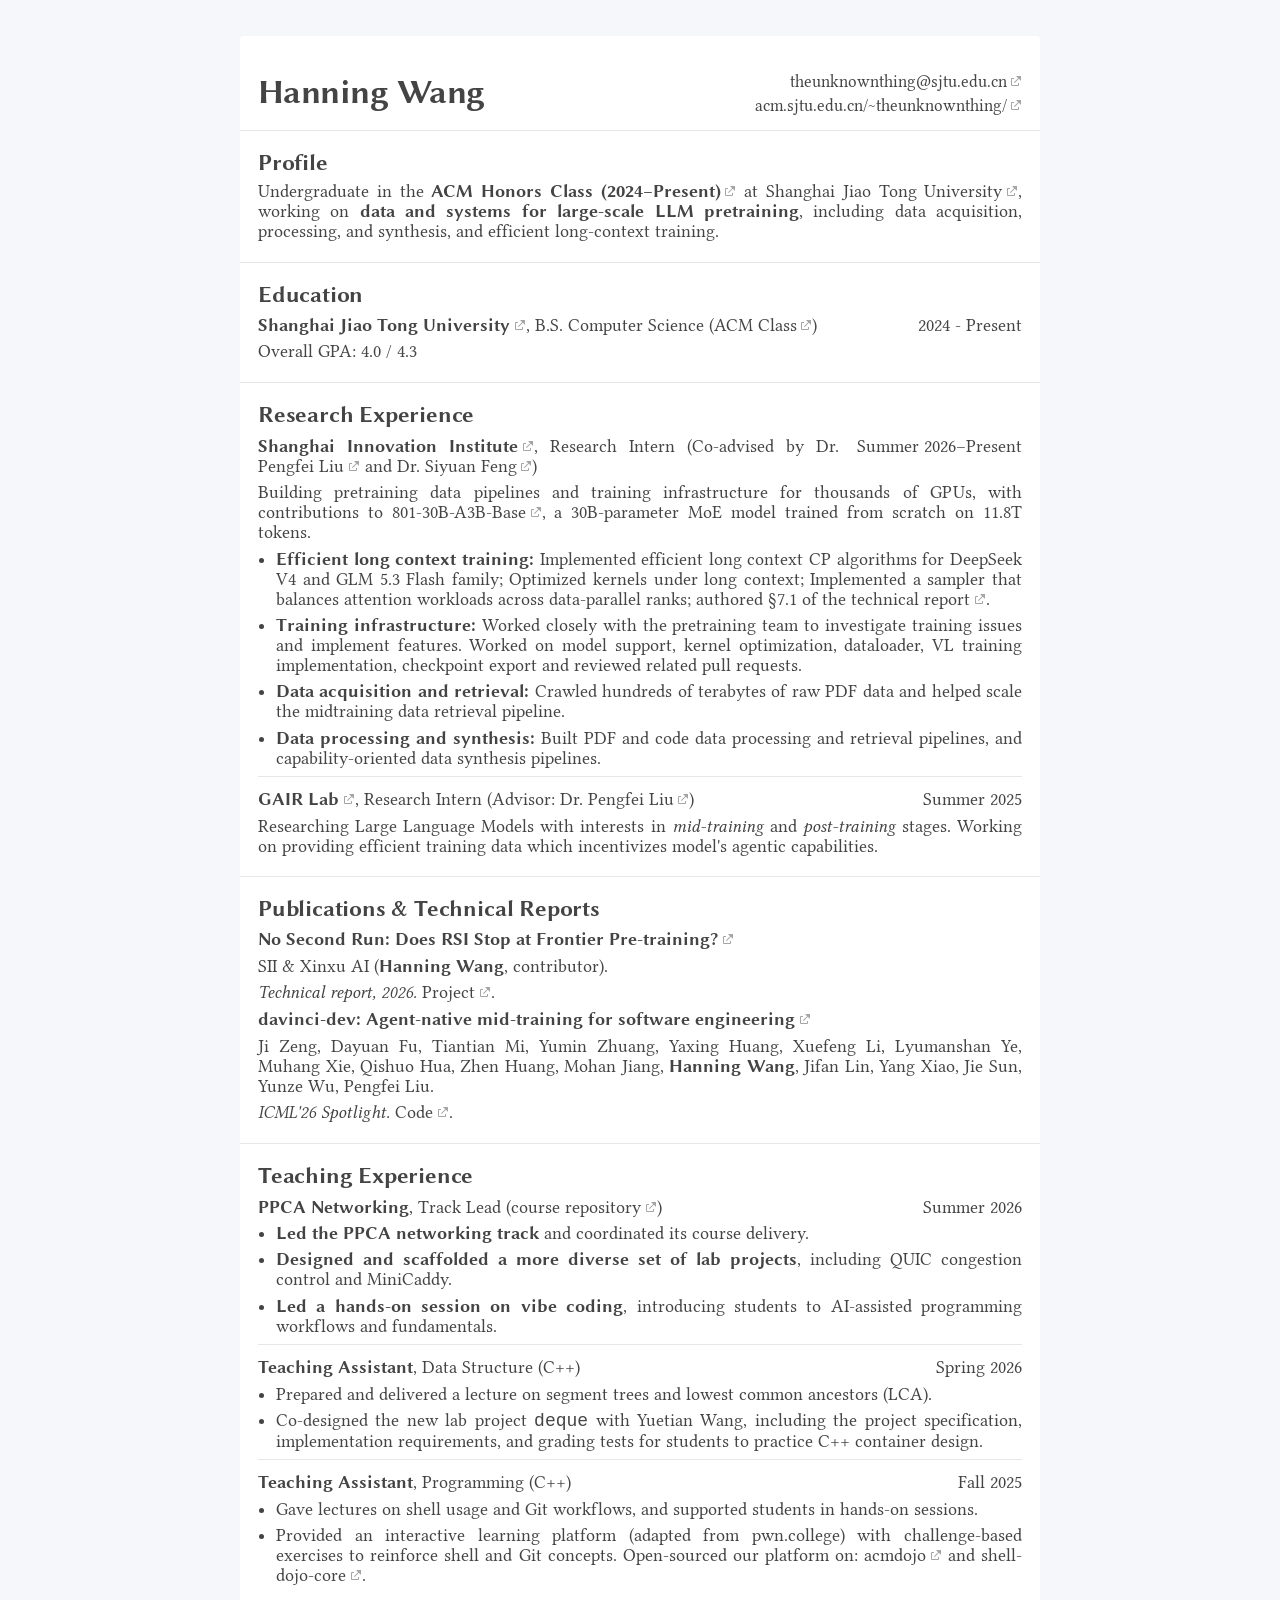
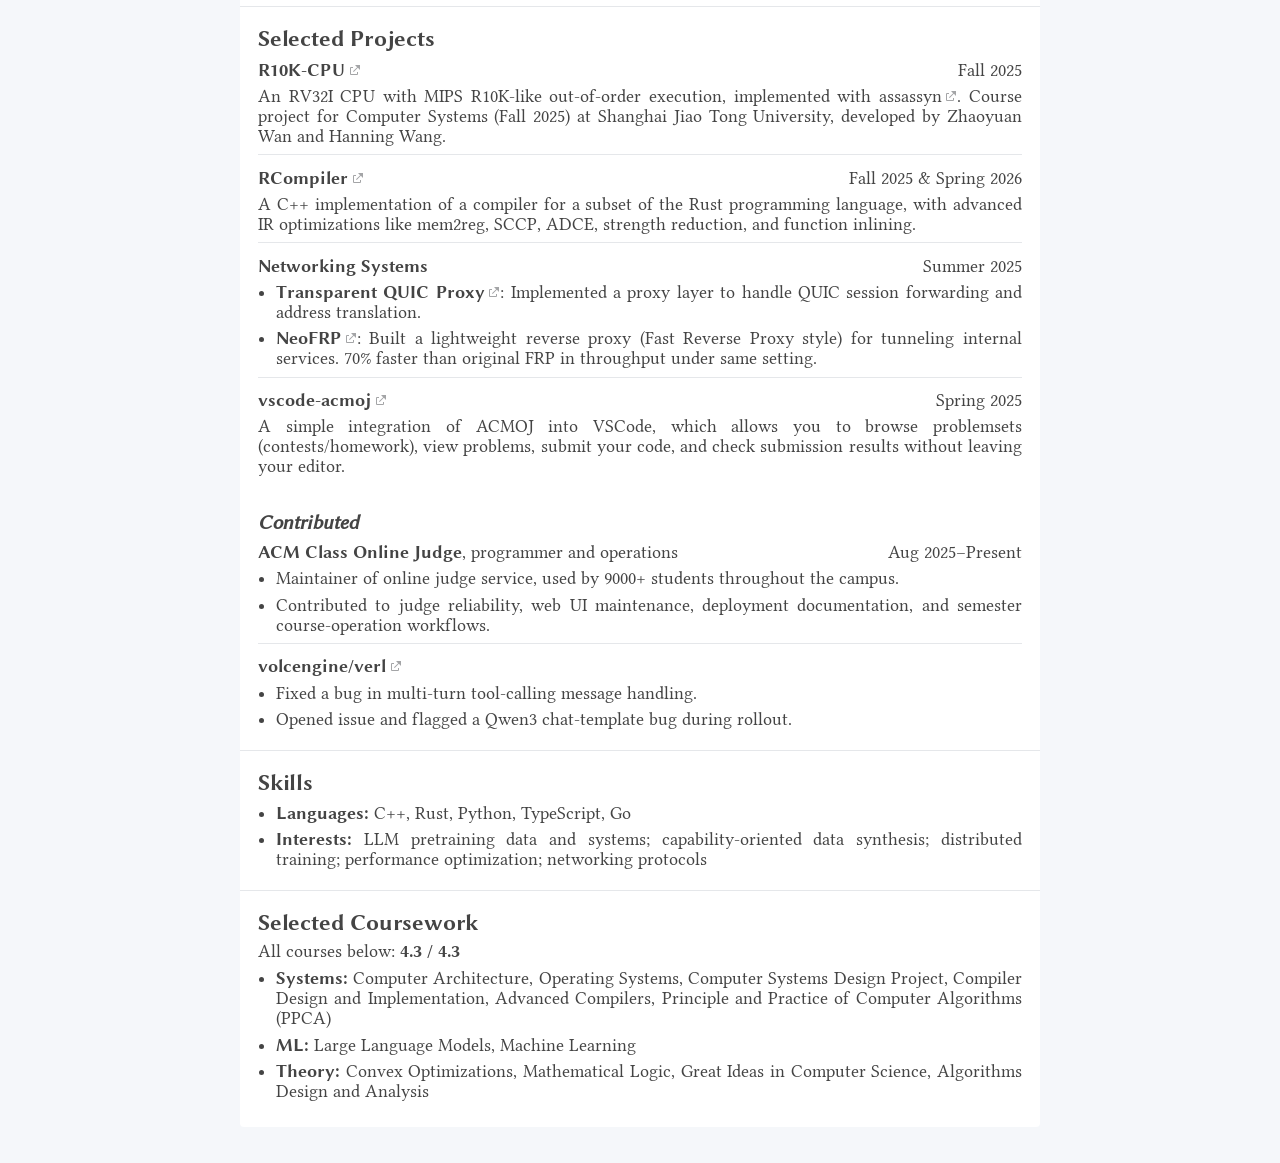
<file: cv/index.html>
<!DOCTYPE html>
<html lang="en">
  <head>
    <meta charset="UTF-8" />
    <meta name="viewport" content="width=device-width, initial-scale=1.0" />
    <title>CV - Hanning Wang</title>
    <style>
      * {
        margin: 0;
        padding: 0;
        box-sizing: border-box;
      }
      html {
        --bgcolor-outer: #f5f7fa;
        /* --bgcolor-outer: #fff; */
        --bgcolor: #fff;
        --hr-color: #e5e7ea;
        --color: #444;
        --font-serif: "Libertinus Serif", serif;
        --font-sans: "Libertinus Sans", sans;

        background-color: var(--bgcolor-outer);
        color: var(--color);
        font-family: var(--font-serif);
        hyphens: auto;
        text-align: justify;
        font-size: 1.125rem;
      }
      main {
        margin: 2rem auto;
        background-color: var(--bgcolor);
        padding: 1rem 0 0.3rem;
        max-width: 800px;
        border-radius: 4px;
      }
      main > * {
        padding: 0 1rem;
      }
      .name__family {
        font-feature-settings: "smcp" on;
      }
      .hfill {
        display: flex;
        align-items: flex-start;
        gap: 1rem;
      }
      .hfill > :first-child {
        flex: 1 1 auto;
        min-width: 0;
      }
      .hfill > :last-child {
        flex: 0 0 auto;
        margin-left: auto;
        text-align: right;
        white-space: nowrap;
      }
      a {
        color: inherit !important;
        text-decoration: none;
      }
      a:hover,
      a:active,
      a:focus {
        text-decoration: underline;
      }
      section {
        padding-top: 1rem;
        padding-bottom: 0.8rem;
      }
      section:not(:last-child) {
        border-bottom: 1px solid var(--hr-color);
      }
      section > ol {
        list-style: none;
      }
      section > ol > li {
        margin-top: 0.4rem;
      }
      section > ol > li:not(:last-child) {
        margin-bottom: 0.4rem;
      }
      section > ul {
        margin-top: 0.4rem;
      }
      section > h2 + p {
        margin-top: 0.3rem;
      }
      section > ul + p {
        margin-top: 0.25rem;
      }
      ul {
        padding-inline-start: 1em;
      }
      ol ul {
        list-style: disc;
      }
      ol ul ul {
        list-style: circle;
      }
      h1,
      h2,
      h3,
      h4,
      h5,
      h6 {
        font-family: var(--font-sans);
        /* font-weight: normal; */
        margin: 0.4rem 0;
      }
      h1 {
        font-size: 1.9em;
        margin: 0;
        letter-spacing: -0.015625em;
      }
      h2 {
        font-size: 1.3rem;
        letter-spacing: -0.008333333em;
      }
      section > h2:first-child {
        margin-top: 0;
        margin-bottom: 0;
      }
      strong {
        font-family: var(--font-sans);
      }

      p,
      li {
        margin: 0.35rem 0;
      }
      .projects-section > ol > li {
        margin-top: 0.45rem;
        padding-top: 0.35rem;
      }
      .projects-section > ol > li:not(:first-child) {
        border-top: 0.5px solid var(--hr-color);
      }
      .projects-section > ol > li:first-child {
        padding-top: 0;
      }
      .projects-section > ol > li:not(:last-child) {
        margin-bottom: 0.45rem;
      }
      .projects-section > ol > li > .hfill {
        margin-bottom: 0.3rem;
      }
      .projects-section > ol > li > p:last-child,
      .projects-section > ol > li > ul:last-child {
        margin-bottom: 0;
      }
      .experience-section > ol > li {
        margin-top: 0.45rem;
        padding-top: 0.35rem;
      }
      .experience-section > ol > li:not(:first-child) {
        border-top: 0.5px solid var(--hr-color);
      }
      .experience-section > ol > li:first-child {
        padding-top: 0;
      }
      .experience-section > ol > li:not(:last-child) {
        margin-bottom: 0.45rem;
      }
      .experience-section > ol > li > .hfill {
        margin-bottom: 0.3rem;
      }
      .experience-section > ol > li > p:last-child,
      .experience-section > ol > li > ul:last-child {
        margin-bottom: 0;
      }

      @media (prefers-color-scheme: dark) {
        html {
          --bgcolor-outer: #121212;
          --bgcolor: rgba(255, 255, 255, 0.09);
          --color: rgba(255, 255, 255, 0.87);
          --hr-color: rgba(255, 255, 255, 0.2);
        }
      }

      @media print {
        html {
          --bgcolor-outer: #fff;
          --bgcolor: #fff;
          --color: #000;
          --hr-color: rgba(0, 0, 0, 0);
          font-size: 0.98rem;
        }
        main {
          max-width: initial;
          margin: 0;
          padding-top: 0.3rem;
        }
        main > * {
          padding-left: 0;
          padding-right: 0;
        }
        /* a {
        text-decoration: underline;
      } */
        section {
          padding-top: 0.6rem;
          padding-bottom: 0.4rem;
        }
        section > ol > li:not(:last-child) {
          margin: 0.3rem 0;
        }
        h2,
        h3 {
          break-after: avoid;
        }
      }

      @media screen and (max-width: 799.9px) {
        html {
          text-align: initial;
        }
        main {
          margin: 0;
          border-radius: 0;
          min-height: 100vh;
        }
        .hfill {
          display: block;
        }
        .hfill > * {
          display: block;
        }
      }
      a:link::after,
      a:visited::after {
        content: " ";
        margin-left: 0.2em;
        width: 12px;
        height: 12px;
        display: inline-block;
        background: url("[data-uri]")
          no-repeat;
      }
      /* Libertinus Serif */
      @font-face {
        font-family: "Libertinus Serif";
        src: url("./fonts/LibertinusSerif-Regular.woff2") format("woff2");
        font-weight: 400;
        font-style: normal;
        font-display: swap;
      }
      @font-face {
        font-family: "Libertinus Serif";
        src: url("./fonts/LibertinusSerif-Italic.woff2") format("woff2");
        font-weight: 400;
        font-style: italic;
        font-display: swap;
      }
      @font-face {
        font-family: "Libertinus Serif";
        src: url("./fonts/LibertinusSerif-Bold.woff2") format("woff2");
        font-weight: 700;
        font-style: normal;
        font-display: swap;
      }

      /* Libertinus Sans */
      @font-face {
        font-family: "Libertinus Sans";
        src: url("./fonts/LibertinusSans-Regular.woff2") format("woff2");
        font-weight: 400;
        font-style: normal;
        font-display: swap;
      }
      @font-face {
        font-family: "Libertinus Sans";
        src: url("./fonts/LibertinusSans-Bold.woff2") format("woff2");
        font-weight: 700;
        font-style: normal;
        font-display: swap;
      }
      @font-face {
        font-family: "Libertinus Sans";
        src: url("./fonts/LibertinusSans-Italic.woff2") format("woff2");
        font-weight: 400;
        font-style: italic;
        font-display: swap;
      }
    </style>
  </head>
  <body>
    <main>
      <section class="titlebar hfill">
        <h1 class="name">
          <span class="name__given">Hanning</span>
          <span class="name__family">Wang</span>
        </h1>
        <div
          class="contact"
          style="
            display: flex;
            flex-direction: column;
            align-items: flex-end;
            gap: 0.3rem;
            font-size: 0.95rem;
          "
        >
          <a href="mailto:theunknownthing@sjtu.edu.cn"
            >theunknownthing@sjtu.edu.cn</a
          >
          <a href="https://acm.sjtu.edu.cn/~theunknownthing/"
            >acm.sjtu.edu.cn/~theunknownthing/</a
          >
        </div>
      </section>
      <section>
        <h2>Profile</h2>
        <p>
          Undergraduate in the
          <strong
            ><a
              href="https://acm.sjtu.edu.cn"
              target="_blank"
              rel="noopener noreferrer"
              >ACM Honors Class (2024–Present)</a
            ></strong
          > at
          <a
            href="https://www.sjtu.edu.cn"
            target="_blank"
            rel="noopener noreferrer"
            >Shanghai Jiao Tong University</a
          >, working on <strong>data and systems for large-scale LLM
          pretraining</strong>, including data acquisition, processing, and
          synthesis, and efficient long-context training.
        </p>
      </section>
      <section>
        <h2>Education</h2>
        <ol>
          <li>
            <p class="hfill">
              <span>
                <a
                  href="https://www.sjtu.edu.cn"
                  target="_blank"
                  rel="noopener noreferrer"
                  ><strong>Shanghai Jiao Tong University</strong></a
                >, B.S. Computer Science (<a
                  href="https://acm.sjtu.edu.cn"
                  target="_blank"
                  rel="noopener noreferrer"
                  >ACM Class</a
                >)
              </span>
              <span>2024 - Present</span>
            </p>
            <p>Overall GPA: 4.0 / 4.3</p>
          </li>
        </ol>
      </section>
      <section class="experience-section">
        <h2>Research Experience</h2>
        <ol>
          <li>
            <p class="hfill">
              <span
                ><strong
                  ><a
                    href="https://sii.edu.cn"
                    target="_blank"
                    rel="noopener noreferrer"
                    >Shanghai Innovation Institute</a
                  ></strong
                >, Research Intern (Co-advised by
                <a
                  href="https://scholar.google.com/citations?user=oIz_CYEAAAAJ&amp;hl=en"
                  target="_blank"
                  rel="noopener noreferrer"
                  >Dr. Pengfei Liu</a
                > and
                <a
                  href="https://syfeng.net"
                  target="_blank"
                  rel="noopener noreferrer"
                  >Dr. Siyuan Feng</a
                >)</span
              >
              <span>Summer 2026&ndash;Present</span>
            </p>
            <p>
              Building pretraining data pipelines and training infrastructure
              for thousands of GPUs, with contributions to
              <a
                href="https://github.com/GAIR-NLP/801-30B"
                target="_blank"
                rel="noopener noreferrer"
                >801-30B-A3B-Base</a
              >, a 30B-parameter MoE model trained from scratch on 11.8T tokens.
            </p>
            <ul>
              <li>
                <strong>Efficient long context training:</strong> Implemented
                efficient long context CP algorithms for DeepSeek V4 and GLM 5.3
                Flash family; Optimized kernels under long context; Implemented a
                sampler that balances attention workloads across data-parallel ranks;
                authored
                <a
                  href="https://github.com/GAIR-NLP/801-30B/blob/main/report.pdf#page=22"
                  target="_blank"
                  rel="noopener noreferrer"
                  >&sect;7.1 of the technical report</a
                >.
              </li>
              <li>
                <strong>Training infrastructure:</strong> Worked closely with
                the pretraining team to investigate training issues and implement
                features. Worked on model support, kernel optimization, dataloader,
                VL training implementation, checkpoint export and reviewed related
                pull requests.
              </li>
              <li>
                <strong>Data acquisition and retrieval:</strong> Crawled
                hundreds of terabytes of raw PDF data and helped scale the
                midtraining data retrieval pipeline.
              </li>
              <li>
                <strong>Data processing and synthesis:</strong> Built PDF and
                code data processing and retrieval pipelines, and
                capability-oriented data synthesis pipelines.
              </li>
            </ul>
          </li>
          <li>
            <p class="hfill">
              <span
                ><strong
                  ><a
                    href="https://plms.ai"
                    target="_blank"
                    rel="noopener noreferrer"
                    >GAIR Lab</a
                  ></strong
                >, Research Intern (Advisor:
                <a
                  href="https://scholar.google.com/citations?user=oIz_CYEAAAAJ&amp;hl=en"
                  target="_blank"
                  rel="noopener noreferrer"
                  >Dr. Pengfei Liu</a
                >)</span
              >
              <span>Summer 2025</span>
            </p>
            <p>
              Researching Large Language Models with interests in
              <em>mid-training</em> and <em>post-training</em> stages. Working
              on providing efficient training data which incentivizes model's
              agentic capabilities.
            </p>
          </li>
        </ol>
      </section>
      <section>
        <h2>Publications &amp; Technical Reports</h2>
        <ol>
          <li>
            <p>
              <strong
                ><a
                  href="https://github.com/GAIR-NLP/801-30B/blob/main/report.pdf"
                  target="_blank"
                  rel="noopener noreferrer"
                  >No Second Run: Does RSI Stop at Frontier Pre-training?</a
                ></strong
              >
            </p>
            <p>SII &amp; Xinxu AI (<strong>Hanning Wang</strong>, contributor).</p>
            <p>
              <em>Technical report, 2026.</em>
              <a
                href="https://github.com/GAIR-NLP/801-30B"
                target="_blank"
                rel="noopener noreferrer"
                >Project</a
              >.
            </p>
          </li>
          <li>
            <p>
              <strong
                ><a
                  href="https://arxiv.org/pdf/2601.18418"
                  target="_blank"
                  rel="noopener noreferrer"
                  >davinci-dev: Agent-native mid-training for software
                  engineering</a
                ></strong
              >
            </p>
            <p>
              Ji Zeng, Dayuan Fu, Tiantian Mi, Yumin Zhuang, Yaxing Huang,
              Xuefeng Li, Lyumanshan Ye, Muhang Xie, Qishuo Hua, Zhen Huang,
              Mohan Jiang, <strong>Hanning Wang</strong>, Jifan Lin, Yang Xiao,
              Jie Sun, Yunze Wu, Pengfei Liu.
            </p>
            <p>
              <em>ICML'26 Spotlight.</em>
              <a
                href="https://github.com/GAIR-NLP/daVinci-Dev"
                target="_blank"
                rel="noopener noreferrer"
                >Code</a
              >.
            </p>
          </li>
        </ol>
      </section>
      <section class="experience-section">
        <h2>Teaching Experience</h2>
        <ol>
          <li>
            <p class="hfill">
              <span
                ><strong
                  >PPCA Networking</strong
                >, Track Lead (<a
                  href="https://github.com/ACMClassCourse-2025/PPCA-Networking"
                  target="_blank"
                  rel="noopener noreferrer"
                  >course repository</a
                >)</span
              >
              <span>Summer 2026</span>
            </p>
            <ul>
              <li>
                <strong>Led the PPCA networking track</strong> and coordinated
                its course delivery.
              </li>
              <li>
                <strong>Designed and scaffolded a more diverse set of lab
                projects</strong>, including QUIC congestion control and
                MiniCaddy.
              </li>
              <li>
                <strong>Led a hands-on session on vibe coding</strong>,
                introducing students to AI-assisted programming workflows and
                fundamentals.
              </li>
            </ul>
          </li>
          <li>
            <p class="hfill">
              <span
                ><strong>Teaching Assistant</strong>, Data Structure (C++)</span
              >
              <span>Spring 2026</span>
            </p>
            <ul>
              <li>
                Prepared and delivered a lecture on segment trees and lowest
                common ancestors (LCA).
              </li>
              <li>
                Co-designed the new lab project <code>deque</code> with Yuetian
                Wang, including the project specification, implementation
                requirements, and grading tests for students to practice
                C++ container design.
              </li>
            </ul>
          </li>
          <li>
            <p class="hfill">
              <span><strong>Teaching Assistant</strong>, Programming (C++)</span>
              <span>Fall 2025</span>
            </p>
            <ul>
              <li>
                Gave lectures on shell usage and Git workflows, and supported
                students in hands-on sessions.
              </li>
              <li>
                Provided an interactive learning platform (adapted from
                pwn.college) with challenge-based exercises to reinforce shell
                and Git concepts. Open-sourced our platform on:
                <a
                  href="https://github.com/RayZh-hs/acmdojo"
                  target="_blank"
                  rel="noopener noreferrer"
                  >acmdojo</a
                >
                and
                <a
                  href="https://github.com/RayZh-hs/shell-dojo-core"
                  target="_blank"
                  rel="noopener noreferrer"
                  >shell-dojo-core</a
                >.
              </li>
            </ul>
          </li>
        </ol>
      </section>
      <section class="projects-section">
        <h2>Selected Projects</h2>
        <ol>
          <li>
            <p class="hfill">
              <span>
                <strong
                  ><a
                    href="https://github.com/TheUnknownThing/R10K-CPU"
                    target="_blank"
                    rel="noopener noreferrer"
                    >R10K-CPU</a
                  ></strong
                >
              </span>
              <span>Fall 2025</span>
            </p>
            <p>
              An RV32I CPU with MIPS R10K-like out-of-order execution,
              implemented with
              <a
                href="https://github.com/synthesys-lab/assassyn"
                target="_blank"
                rel="noopener noreferrer"
                >assassyn</a
              >. Course project for Computer Systems (Fall 2025) at Shanghai
              Jiao Tong University, developed by Zhaoyuan Wan and Hanning Wang.
            </p>
          </li>
          <li>
            <p class="hfill">
              <span>
                <strong
                  ><a
                    href="https://github.com/TheUnknownThing/RCompiler"
                    target="_blank"
                    rel="noopener noreferrer"
                    >RCompiler</a
                  ></strong
                >
              </span>
              <span>Fall 2025 &amp; Spring 2026</span>
            </p>
            <p>
              A C++ implementation of a compiler for a subset of the Rust
              programming language, with advanced IR optimizations like mem2reg,
              SCCP, ADCE, strength reduction, and function inlining.
            </p>
          </li>
          <li>
            <p class="hfill">
              <span> <strong>Networking Systems</strong></span>
              <span>Summer 2025</span>
            </p>
            <ul>
              <li>
                <strong
                  ><a
                    href="https://github.com/TheUnknownThing/Quic-Transproxy"
                    target="_blank"
                    rel="noopener noreferrer"
                    >Transparent QUIC Proxy</a
                  ></strong
                >: Implemented a proxy layer to handle QUIC session forwarding
                and address translation.
              </li>
              <li>
                <strong
                  ><a
                    href="https://github.com/RayZh-hs/neofrp"
                    target="_blank"
                    rel="noopener noreferrer"
                    >NeoFRP</a
                  ></strong
                >: Built a lightweight reverse proxy (Fast Reverse Proxy style)
                for tunneling internal services. 70% faster than original FRP in
                throughput under same setting.
              </li>
            </ul>
          </li>
          <li>
            <p class="hfill">
              <span>
                <strong
                  ><a
                    href="https://github.com/TheUnknownThing/vscode-acmoj"
                    target="_blank"
                    rel="noopener noreferrer"
                    >vscode-acmoj</a
                  ></strong
                >
              </span>
              <span>Spring 2025</span>
            </p>
            <p>
              A simple integration of ACMOJ into VSCode, which allows you to
              browse problemsets (contests/homework), view problems, submit your
              code, and check submission results without leaving your editor.
            </p>
          </li>
        </ol>
        <br />
        <h3><em>Contributed</em></h3>
        <ol>
          <li>
            <p class="hfill">
              <span>
                <strong>ACM Class Online Judge</strong>, programmer and
                operations
              </span>
              <span>Aug 2025–Present</span>
            </p>
            <ul>
              <li>
                Maintainer of online judge service, used by 9000+ students
                throughout the campus.
              </li>
              <li>
                Contributed to judge reliability, web UI maintenance, deployment
                documentation, and semester course-operation workflows.
              </li>
            </ul>
          </li>
          <li>
            <p class="hfill">
              <span>
                <strong
                  ><a
                    href="https://github.com/volcengine/verl"
                    target="_blank"
                    rel="noopener noreferrer"
                    >volcengine/verl</a
                  ></strong
                >
              </span>
              <span></span>
            </p>
            <ul>
              <li>
                Fixed a bug in multi-turn tool-calling message handling.
              </li>
              <li>
                Opened issue and flagged a Qwen3 chat-template bug during
                rollout.
              </li>
            </ul>
          </li>
        </ol>
      </section>
      <section>
        <h2>Skills</h2>
        <ul>
          <li><strong>Languages:</strong> C++, Rust, Python, TypeScript, Go</li>
          <li>
            <strong>Interests:</strong> LLM pretraining data and systems;
            capability-oriented data synthesis; distributed training;
            performance optimization; networking protocols
          </li>
        </ul>
      </section>
      <section>
        <h2>Selected Coursework</h2>
        <p>All courses below: <strong>4.3 / 4.3</strong></p>
        <ul>
          <li>
            <strong>Systems:</strong> Computer Architecture, Operating Systems,
            Computer Systems Design Project, Compiler Design and Implementation,
            Advanced Compilers,
            Principle and Practice of Computer Algorithms (PPCA)
          </li>
          <li>
            <strong>ML:</strong> Large Language Models, Machine Learning
          </li>
          <li>
            <strong>Theory:</strong> Convex Optimizations, Mathematical Logic,
            Great Ideas in Computer Science, Algorithms Design and Analysis
          </li>
        </ul>
      </section>
    </main>
  </body>
</html>
</file>
